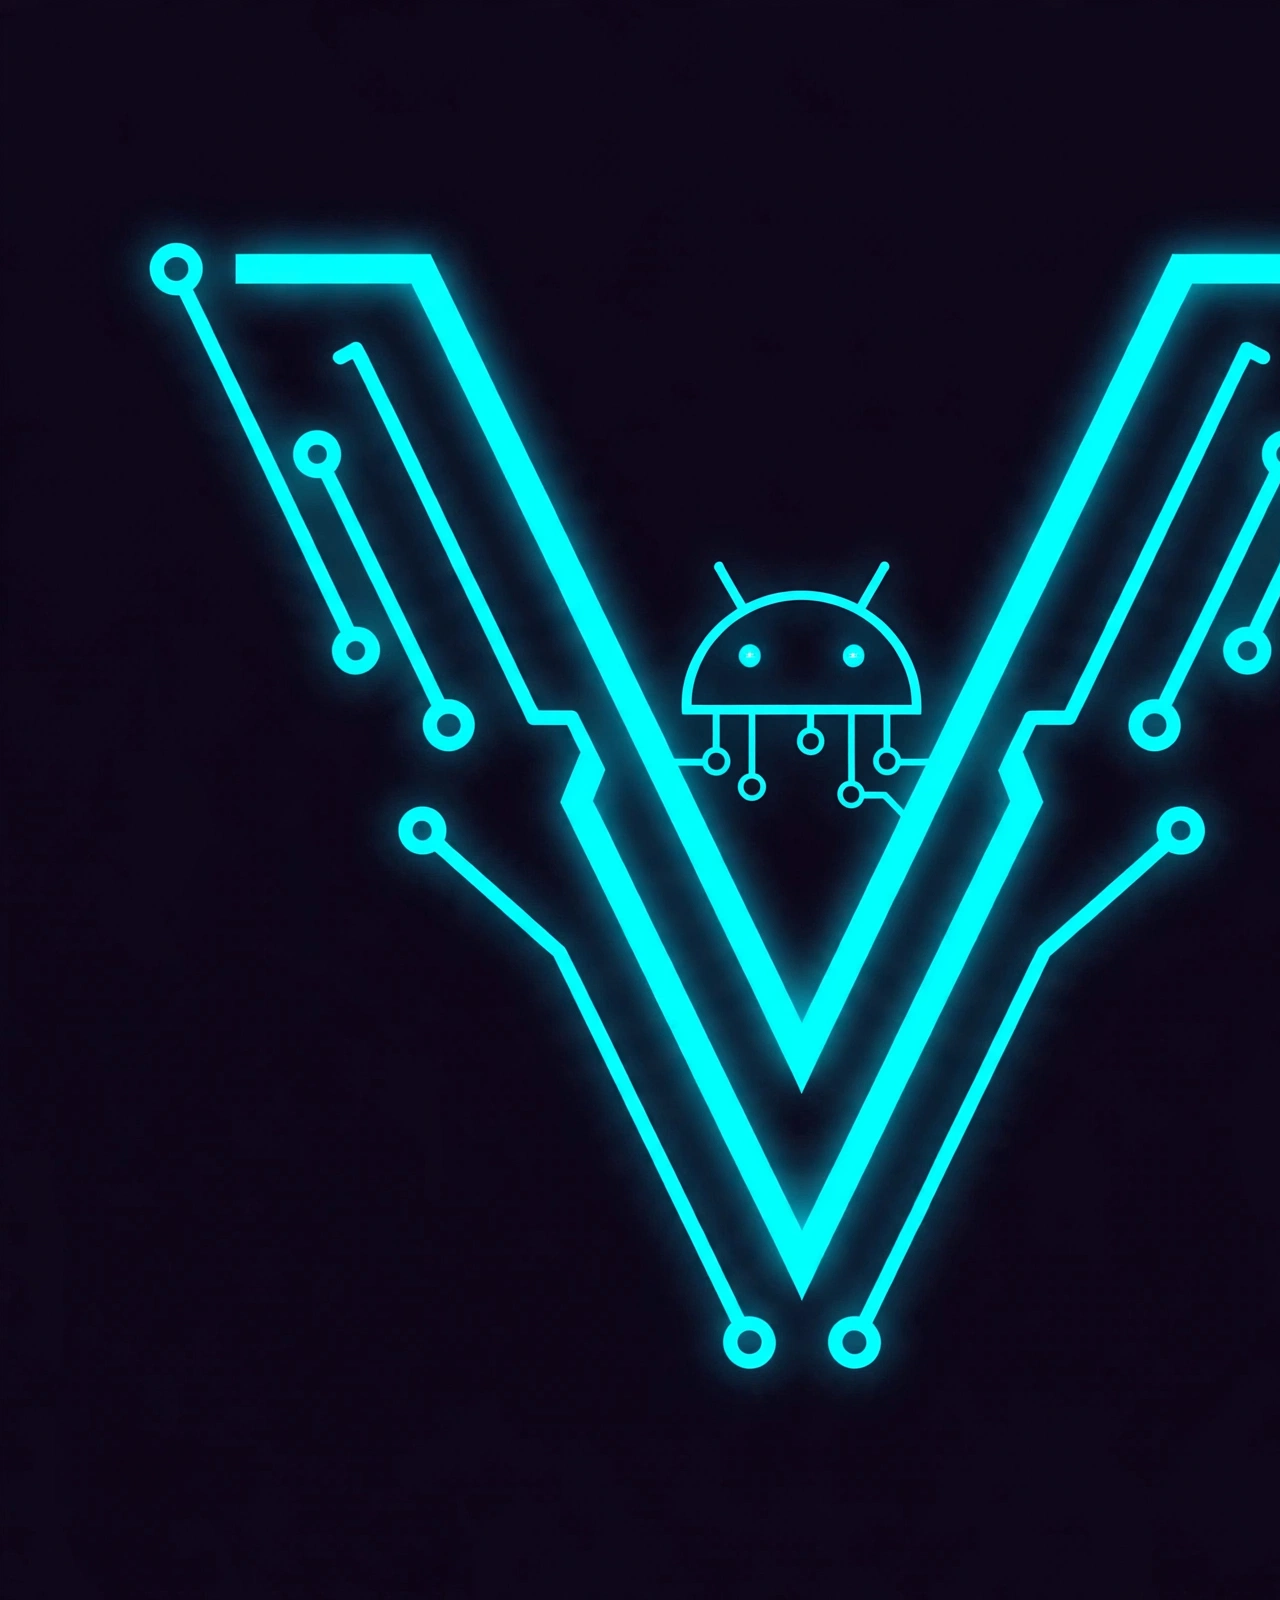
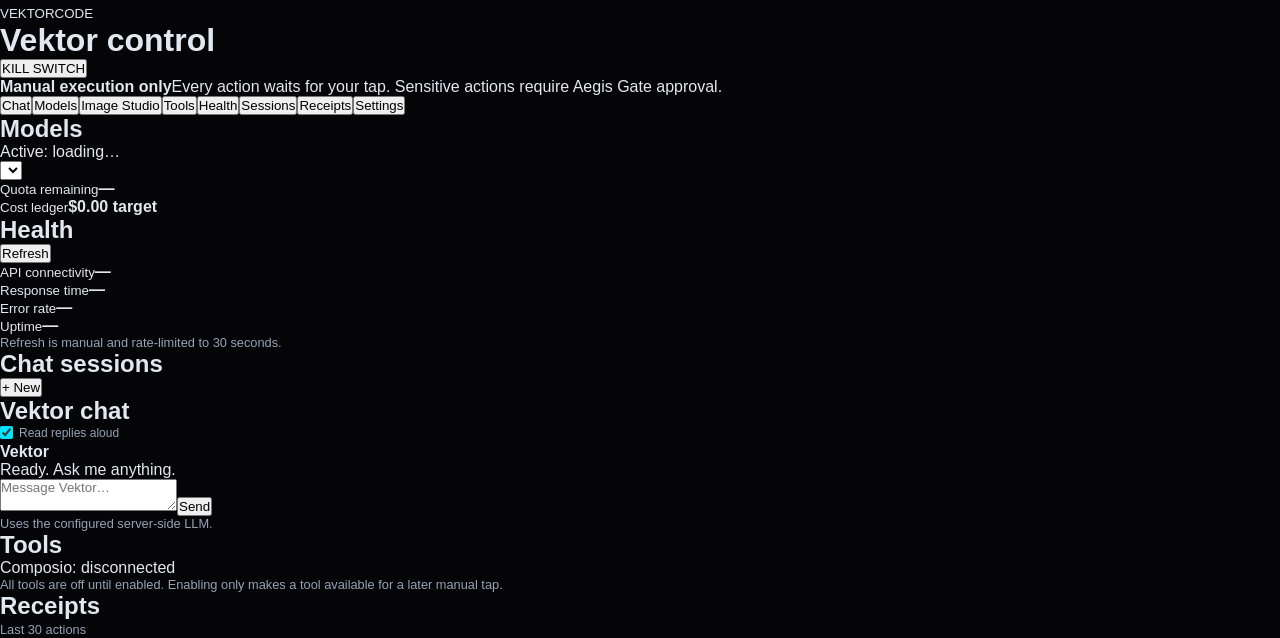
<file: dashboard/static/index.html>
<!doctype html><html lang="en"><head><meta charset="utf-8"><meta name="viewport" content="width=device-width,initial-scale=1"><title>VektorCode Control</title><link rel="stylesheet" href="/static/style.css"></head><body>
<header><img src="/static/vektor-logo.webp" alt="Vektor" class="vektor-logo"><div><small>VEKTORCODE</small><h1>Vektor control</h1></div><button id="kill" class="danger">KILL SWITCH</button></header>
<main><div class="banner"><b>Manual execution only</b><span>Every action waits for your tap. Sensitive actions require Aegis Gate approval.</span></div><nav id="tabs" class="tabs"><button data-target="chat-section">Chat</button><button data-target="models-page">Models</button><button data-target="studio-page">Image Studio</button><button data-target="tools-page">Tools</button><button data-target="health-page">Health</button><button data-target="sessions-page">Sessions</button><button data-target="receipts-page">Receipts</button><button data-target="settings-page">Settings</button></nav>
<section><div class="section-head"><h2>Models</h2><span id="active">Active: loading…</span></div><select id="model"></select><div class="metrics"><div><small>Quota remaining</small><b id="quota">—</b></div><div><small>Cost ledger</small><b>$0.00 target</b></div></div></section>
<section><div class="section-head"><h2>Health</h2><button id="refresh">Refresh</button></div><div class="metrics"><div><small>API connectivity</small><b id="api">—</b></div><div><small>Response time</small><b id="latency">—</b></div><div><small>Error rate</small><b id="errors">—</b></div><div><small>Uptime</small><b id="uptime">—</b></div></div><p class="muted">Refresh is manual and rate-limited to 30 seconds.</p></section>
<section><div class="section-head"><h2>Chat sessions</h2><button id="new-session">+ New</button></div><div id="sessions" class="stack"></div></section><section id="chat-section" class="chat-section"><div class="section-head"><h2>Vektor chat</h2><label class="voice-toggle"><input id="speak" type="checkbox" checked> Read replies aloud</label></div><div id="chat-log" class="chat-log"><div class="chat-message assistant"><b>Vektor</b><p>Ready. Ask me anything.</p></div></div><form id="chat-form" class="chat-form"><textarea id="chat-input" rows="2" placeholder="Message Vektor…" aria-label="Message Vektor"></textarea><button id="send" type="submit">Send</button></form><p id="chat-status" class="muted">Uses the configured server-side LLM.</p></section>
<section><div class="section-head"><h2>Tools</h2><span id="composio">Composio: disconnected</span></div><p class="muted tool-note">All tools are off until enabled. Enabling only makes a tool available for a later manual tap.</p><div id="tools" class="grid"></div></section>
<section><div class="section-head"><h2>Receipts</h2><span class="muted">Last 30 actions</span></div><div id="receipts" class="receipts"></div></section></main><dialog id="login"><form method="dialog"><h2>Unlock tools</h2><p class="muted">Enter the session password configured outside the app.</p><input id="password" type="password" autocomplete="current-password" placeholder="Session password"><div class="dialog-actions"><button value="cancel">Cancel</button><button id="login-submit" value="default">Unlock</button></div></form></dialog><div id="toast" role="status"></div><script src="/static/app.js"></script></body></html>
</file>
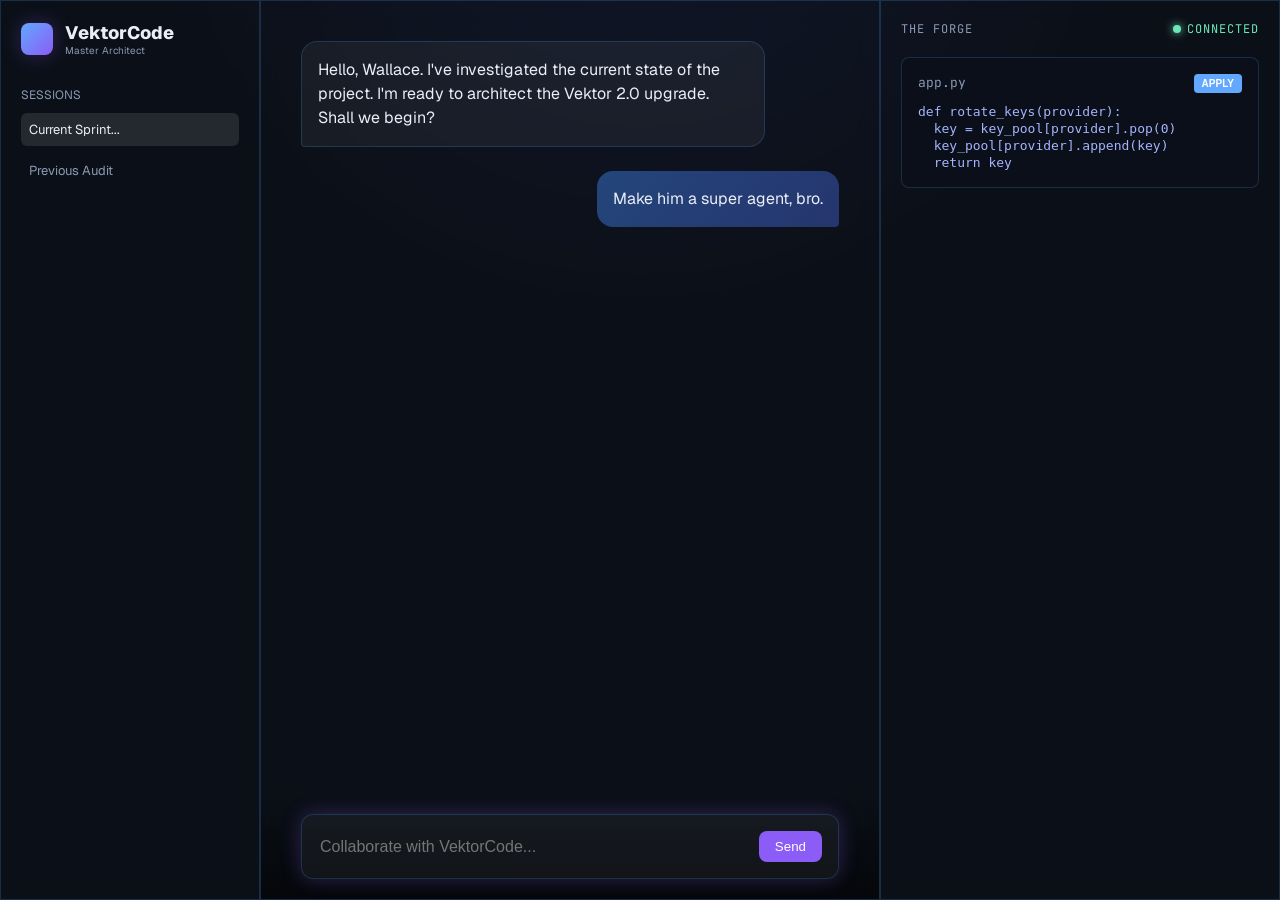
<file: v2_proposal.html>
<!DOCTYPE html>
<html lang="en">
<head>
  <meta charset="UTF-8">
  <meta name="viewport" content="width=device-width, initial-scale=1.0">
  <title>VektorCode 2.0 - Super Agent</title>
  <link href="https://fonts.googleapis.com/css2?family=Geist:wght@100..900&family=JetBrains+Mono:wght@100..800&display=swap" rel="stylesheet">
  <style>
    :root {
      --bg: #05070a;
      --panel: rgba(15, 20, 30, 0.7);
      --border: rgba(82, 168, 255, 0.2);
      --accent-blue: #62a8ff;
      --accent-purple: #8b5cf6;
      --text: #e9eef8;
      --muted: #8b9ab3;
      --neon-glow: 0 0 20px rgba(139, 92, 246, 0.3);
    }

    body {
      margin: 0;
      background: var(--bg);
      color: var(--text);
      font-family: 'Geist', system-ui, sans-serif;
      height: 100vh;
      display: grid;
      grid-template-columns: 260px 1fr 400px;
      overflow: hidden;
      background-image: radial-gradient(circle at 50% -20%, #1b2250 0%, transparent 40%);
    }

    /* Glassmorphism Panel */
    .panel {
      background: var(--panel);
      backdrop-filter: blur(12px);
      border: 1px solid var(--border);
      display: flex;
      flex-direction: column;
    }

    /* Left Sidebar: The Mind */
    .sidebar {
      border-right: 1px solid var(--border);
      padding: 20px;
    }

    .logo-area {
      display: flex;
      align-items: center;
      gap: 12px;
      margin-bottom: 30px;
    }

    .logo-icon {
      width: 32px;
      height: 32px;
      background: linear-gradient(135deg, var(--accent-blue), var(--accent-purple));
      border-radius: 8px;
      box-shadow: var(--neon-glow);
    }

    /* Center: The Collaboration Zone */
    .chat-zone {
      display: flex;
      flex-direction: column;
      position: relative;
    }

    .chat-log {
      flex: 1;
      overflow-y: auto;
      padding: 40px;
      display: flex;
      flex-direction: column;
      gap: 24px;
    }

    .message {
      max-width: 80%;
      padding: 16px;
      border-radius: 16px;
      line-height: 1.5;
    }

    .message.agent {
      background: rgba(255, 255, 255, 0.05);
      border-bottom-left-radius: 4px;
      border: 1px solid var(--border);
    }

    .message.user {
      background: linear-gradient(135deg, #23467b, #26356e);
      align-self: flex-end;
      border-bottom-right-radius: 4px;
    }

    .input-area {
      padding: 20px 40px;
      background: linear-gradient(to top, var(--bg), transparent);
    }

    .input-box {
      background: rgba(255, 255, 255, 0.05);
      border: 1px solid var(--border);
      border-radius: 12px;
      padding: 16px;
      display: flex;
      gap: 12px;
      box-shadow: var(--neon-glow);
    }

    input {
      background: transparent;
      border: none;
      color: white;
      flex: 1;
      outline: none;
      font-size: 16px;
    }

    /* Right: The Forge */
    .forge {
      border-left: 1px solid var(--border);
      padding: 20px;
      font-family: 'JetBrains Mono', monospace;
    }

    .code-block {
      background: #0a0f1a;
      border-radius: 8px;
      padding: 16px;
      border: 1px solid var(--border);
      font-size: 13px;
      color: #a5b4fc;
      position: relative;
      margin-top: 10px;
    }

    .forge-header {
      font-size: 12px;
      text-transform: uppercase;
      letter-spacing: 1px;
      color: var(--muted);
      margin-bottom: 10px;
      display: flex;
      justify-content: space-between;
    }

    .apply-btn {
      background: var(--accent-blue);
      color: white;
      border: none;
      border-radius: 4px;
      padding: 4px 8px;
      cursor: pointer;
      font-size: 10px;
      font-weight: bold;
    }

    /* Health Pulse */
    .pulse {
      width: 8px;
      height: 8px;
      background: #6ee7b7;
      border-radius: 50%;
      display: inline-block;
      margin-right: 6px;
      box-shadow: 0 0 8px #6ee7b7;
      animation: blink 2s infinite;
    }

    @keyframes blink {
      0%, 100% { opacity: 1; }
      50% { opacity: 0.4; }
    }
  </style>
</head>
<body>
  <div class="panel sidebar">
    <div class="logo-area">
      <div class="logo-icon"></div>
      <div>
        <div style="font-weight: 800; font-size: 18px;">VektorCode</div>
        <div style="font-size: 10px; color: var(--muted);">Master Architect</div>
      </div>
    </div>
    <div style="color: var(--muted); font-size: 12px; margin-bottom: 10px;">SESSIONS</div>
    <div style="display: flex; flex-direction: column; gap: 8px;">
      <div style="padding: 8px; background: rgba(255,255,255,0.1); border-radius: 6px; font-size: 13px;">Current Sprint...</div>
      <div style="padding: 8px; font-size: 13px; color: var(--muted);">Previous Audit</div>
    </div>
  </div>

  <div class="panel chat-zone">
    <div class="chat-log">
      <div class="message agent">
        Hello, Wallace. I've investigated the current state of the project. I'm ready to architect the Vektor 2.0 upgrade. Shall we begin?
      </div>
      <div class="message user">
        Make him a super agent, bro.
      </div>
    </div>
    <div class="input-area">
      <div class="input-box">
        <input type="text" placeholder="Collaborate with VektorCode...">
        <button style="background: var(--accent-purple); border: none; color: white; padding: 8px 16px; border-radius: 8px; cursor: pointer;">Send</button>
      </div>
    </div>
  </div>

  <div class="panel forge">
    <div class="forge-header">
      <span>THE FORGE</span>
      <span style="color: #6ee7b7;"><span class="pulse"></span>Connected</span>
    </div>
    <div class="code-block">
      <div style="display: flex; justify-content: space-between; margin-bottom: 10px;">
        <span style="color: var(--muted);">app.py</span>
        <button class="apply-btn">APPLY</button>
      </div>
      <code>
def rotate_keys(provider):<br>
&nbsp;&nbsp;key = key_pool[provider].pop(0)<br>
&nbsp;&nbsp;key_pool[provider].append(key)<br>
&nbsp;&nbsp;return key
      </code>
    </div>
  </div>
</body>
</html>
</file>
<file: static/style.css>
:root {
    --bg-deep: #050507;
    --bg-panel: rgba(15, 15, 25, 0.7);
    --accent-primary: #00e5ff;
    --accent-secondary: #0ea5e9;
    --text-main: #e2e8f0;
    --text-dim: #94a3b8;
    --neon-glow: 0 0 15px rgba(0, 229, 255, 0.4);
    --glass-border: 1px solid rgba(0, 229, 255, 0.2);
    --forge-bg: #0a0a0f;
}

* { box-sizing: border-box; margin: 0; padding: 0; font-family: 'Inter', 'Segoe UI', sans-serif; }

body {
    background-color: var(--bg-deep);
    color: var(--text-main);
    height: 100vh;
    height: 100dvh; /* mobile browsers: exclude URL-bar chrome so 100% heights stay on-screen */
    overflow: hidden;
}

.nexus-container {
    display: grid;
    grid-template-columns: 260px 1fr 400px;
    height: 100vh;
    gap: 0;
}

/* PANEL STYLES */
.mind-panel, .forge-panel {
    background: var(--bg-panel);
    backdrop-filter: blur(20px);
    border-right: var(--glass-border);
    display: flex;
    flex-direction: column;
    padding: 20px;
}

.forge-panel {
    border-right: none;
    border-left: var(--glass-border);
}

.panel-header {
    display: flex;
    align-items: center;
    gap: 12px;
    margin-bottom: 30px;
}

.logo { width: 32px; height: 32px; border-radius: 8px; }
.brand { font-weight: 800; letter-spacing: -0.5px; font-size: 1.1rem; color: var(--text-main); }
.brand small { color: var(--accent-primary); font-size: 0.7rem; margin-left: 4px; }

.section-label {
    font-size: 0.65rem;
    text-transform: uppercase;
    color: var(--text-dim);
    letter-spacing: 1px;
    margin: 20px 0 10px 0;
}

/* MIND COMPONENTS */
.session-list {
    flex-grow: 1;
    overflow-y: auto;
}

.session-item {
    padding: 10px;
    border-radius: 6px;
    cursor: pointer;
    font-size: 0.85rem;
    transition: all 0.2s;
    color: var(--text-dim);
    margin-bottom: 4px;
    white-space: nowrap;
    overflow: hidden;
    text-overflow: ellipsis;
}

.session-item:hover, .session-item.active {
    background: rgba(0, 229, 255, 0.1);
    color: var(--text-main);
    box-shadow: var(--neon-glow);
}

.model-selector select {
    width: 100%;
    background: var(--bg-deep);
    color: var(--text-main);
    border: var(--glass-border);
    padding: 8px;
    border-radius: 6px;
    outline: none;
}
.model-selector select + select { margin-top: 8px; }

.agent-vitals {
    margin-top: auto;
    padding-top: 20px;
    border-top: var(--glass-border);
    font-size: 0.75rem;
}

.vital {
    display: flex;
    align-items: center;
    gap: 8px;
    margin-bottom: 6px;
    color: var(--text-dim);
}

.dot { width: 6px; height: 6px; background: #444; border-radius: 50%; }
.dot.online { background: #22c55e; box-shadow: 0 0 8px #22c55e; }

/* COLLAB ZONE */
.collab-zone {
    display: flex;
    flex-direction: column;
    background: radial-gradient(circle at center, #0f0f1a 0%, #050507 100%);
}

.collab-header {
    padding: 15px 25px;
    display: flex;
    justify-content: space-between;
    align-items: center;
    border-bottom: var(--glass-border);
}

.chat-info { display: flex; flex-direction: column; }
.agent-name { font-weight: 700; font-size: 1rem; }
.agent-status { font-size: 0.7rem; color: var(--accent-primary); }

.btn-icon {
    background: transparent;
    border: none;
    color: var(--text-dim);
    cursor: pointer;
    font-size: 1rem;
    margin-left: 15px;
    transition: color 0.2s;
}

.btn-icon:hover { color: var(--text-main); }

.chat-flow {
    flex-grow: 1;
    overflow-y: auto;
    padding: 30px;
    display: flex;
    flex-direction: column;
    gap: 20px;
}

.message {
    max-width: 85%;
    padding: 15px 20px;
    border-radius: 12px;
    line-height: 1.6;
    font-size: 0.95rem;
}

.message.user {
    align-self: flex-end;
    background: var(--accent-primary);
    color: white;
    border-bottom-right-radius: 2px;
}

.message.agent {
    align-self: flex-start;
    background: var(--bg-panel);
    border: var(--glass-border);
    border-bottom-left-radius: 2px;
}

/* Links inside chat messages (linkify, Option B web access, 2026-11-07) */
.message a { color: var(--accent-primary); word-break: break-all; }
.message.user a { color: #ffffff; text-decoration: underline; }

/* INPUT AREA */
.input-area {
    padding: 20px 40px 30px;
}

.input-wrapper {
    display: flex;
    align-items: center;
    background: var(--bg-panel);
    border: var(--glass-border);
    border-radius: 12px;
    padding: 10px 15px;
    box-shadow: var(--neon-glow);
    transition: border 0.3s;
}

.input-wrapper:focus-within { border-color: var(--accent-primary); }

#user-input {
    flex-grow: 1;
    background: transparent;
    border: none;
    color: var(--text-main);
    resize: none;
    padding: 10px;
    outline: none;
    font-size: 0.95rem;
    max-height: 150px;
}

.btn-tool {
    background: transparent;
    border: none;
    color: var(--text-dim);
    cursor: pointer;
    font-size: 1.1rem;
    padding: 5px;
}

.btn-send {
    background: var(--accent-primary);
    border: none;
    color: white;
    width: 40px;
    height: 40px;
    border-radius: 8px;
    cursor: pointer;
    transition: transform 0.2s;
}

.btn-send:hover { transform: scale(1.05); }

.input-footer {
    text-align: center;
    font-size: 0.6rem;
    color: var(--text-dim);
    margin-top: 10px;
}

/* FORGE PANEL */
.forge-content {
    display: flex;
    flex-direction: column;
    height: calc(100% - 60px);
}

.forge-meta {
    font-size: 0.7rem;
    color: var(--text-dim);
    margin-bottom: 10px;
    padding: 5px;
    background: rgba(0,0,0,0.3);
    border-radius: 4px;
}

.forge-code {
    flex-grow: 1;
    background: var(--forge-bg);
    border: var(--glass-border);
    border-radius: 8px;
    padding: 15px;
    overflow: auto;
    font-family: 'Fira Code', 'Courier New', monospace;
    font-size: 0.85rem;
    color: #9cdcfe;
}

.forge-actions {
    display: flex;
    gap: 10px;
    margin-top: 20px;
}

.btn-forge {
    flex: 1;
    padding: 10px;
    background: var(--bg-panel);
    border: var(--glass-border);
    color: var(--text-main);
    border-radius: 6px;
    cursor: pointer;
    font-size: 0.8rem;
    transition: all 0.2s;
}

.btn-forge:hover { background: rgba(0, 229, 255, 0.2); }
.btn-apply { background: var(--accent-primary); color: white; border: none; }

/* PALETTE */
.palette-overlay {
    position: fixed;
    inset: 0;
    background: rgba(0,0,0,0.8);
    backdrop-filter: blur(5px);
    z-index: 1000;
    display: flex;
    justify-content: center;
    align-items: flex-start;
    padding-top: 100px;
}

.palette-window {
    width: 500px;
    background: var(--bg-panel);
    border: var(--glass-border);
    border-radius: 12px;
    box-shadow: var(--neon-glow);
    overflow: hidden;
}

#palette-search {
    width: 100%;
    padding: 15px;
    background: var(--bg-deep);
    border: none;
    border-bottom: var(--glass-border);
    color: white;
    outline: none;
    font-size: 1rem;
}

.palette-results {
    max-height: 400px;
    overflow-y: auto;
}

.palette-item {
    padding: 12px 15px;
    cursor: pointer;
    border-bottom: 1px solid rgba(255,255,255,0.05);
    transition: background 0.2s;
}

.palette-item:hover { background: rgba(0, 229, 255, 0.1); }

/* ============ TRACK C ADDITIONS ============ */
.visually-hidden {
    position: absolute;
    width: 1px; height: 1px;
    padding: 0; margin: -1px;
    overflow: hidden;
    clip: rect(0 0 0 0);
    white-space: nowrap;
    border: 0;
}

:focus-visible {
    outline: 2px solid var(--accent-primary);
    outline-offset: 2px;
}

.muted { color: var(--text-dim); font-size: 0.8rem; }

.btn-mini {
    padding: 6px 10px;
    background: rgba(0, 229, 255, 0.12);
    border: var(--glass-border);
    color: var(--text-main);
    border-radius: 6px;
    cursor: pointer;
    font-size: 0.75rem;
    margin-bottom: 8px;
}
.btn-mini:hover { background: rgba(0, 229, 255, 0.25); }

.btn-danger {
    padding: 10px 14px;
    background: #7f1d1d;
    border: 1px solid #ef4444;
    color: #fff;
    border-radius: 6px;
    cursor: pointer;
    font-size: 0.85rem;
}
.btn-danger:hover:not(:disabled) { background: #991b1b; }
.btn-danger:disabled { opacity: 0.45; cursor: not-allowed; }

.panel-note {
    font-size: 0.68rem;
    color: var(--text-dim);
    margin: 8px 0 4px 0;
    line-height: 1.5;
}

/* Sessions: delete button inside each row */
.session-item { display: flex; align-items: center; gap: 6px; }
.session-title { flex: 1; overflow: hidden; text-overflow: ellipsis; }
.session-del {
    background: transparent;
    border: none;
    color: var(--text-dim);
    cursor: pointer;
    font-size: 1rem;
    line-height: 1;
    padding: 2px 4px;
    border-radius: 4px;
    flex-shrink: 0;
}
.session-del:hover { color: #f87171; background: rgba(248, 113, 113, 0.15); }

/* Skills / tools */
.skill-list {
    display: flex;
    flex-direction: column;
    gap: 6px;
    max-height: 220px;
    overflow-y: auto;
}
.skill-list.flash { box-shadow: var(--neon-glow); border-radius: 8px; }
.skill-row {
    display: flex;
    gap: 8px;
    align-items: flex-start;
    padding: 8px;
    border: var(--glass-border);
    border-radius: 6px;
    cursor: pointer;
    font-size: 0.8rem;
}
.skill-row.enabled { border-color: var(--accent-primary); background: rgba(0, 229, 255, 0.06); }
.skill-row input { margin-top: 2px; accent-color: var(--accent-primary); }
.skill-body { display: flex; flex-direction: column; gap: 2px; min-width: 0; }
.skill-body small { color: var(--text-dim); line-height: 1.4; }
.skill-note { color: var(--accent-secondary) !important; }

/* Activity feed (real receipts) */
.activity-feed {
    display: flex;
    flex-direction: column;
    gap: 6px;
    max-height: 180px;
    overflow-y: auto;
    font-size: 0.75rem;
}
.activity-item {
    padding: 6px 8px;
    border-left: 2px solid rgba(0, 229, 255, 0.35);
    background: rgba(255, 255, 255, 0.02);
    border-radius: 0 4px 4px 0;
    line-height: 1.5;
    word-break: break-word;
}
.activity-time { color: var(--text-dim); display: block; font-size: 0.65rem; }
.activity-action { font-weight: 700; }
.activity-badge {
    color: #fbbf24;
    border: 1px solid rgba(251, 191, 36, 0.5);
    border-radius: 4px;
    padding: 0 4px;
    font-size: 0.65rem;
    margin-left: 4px;
}
.activity-detail { color: var(--text-dim); display: block; }

/* Chat: system + error bubbles, tool results */
.message.system {
    align-self: center;
    background: transparent;
    border: 1px dashed rgba(148, 163, 184, 0.4);
    color: var(--text-dim);
    font-size: 0.8rem;
    max-width: 95%;
    padding: 8px 14px;
}
.message.error {
    align-self: flex-start;
    background: rgba(127, 29, 29, 0.35);
    border: 1px solid rgba(239, 68, 68, 0.6);
    color: #fecaca;
}
.btn-retry {
    display: block;
    margin-top: 10px;
    padding: 6px 12px;
    background: var(--accent-primary);
    border: none;
    color: #fff;
    border-radius: 6px;
    cursor: pointer;
    font-size: 0.8rem;
}
.tool-results {
    align-self: flex-start;
    max-width: 85%;
    border: var(--glass-border);
    border-radius: 8px;
    padding: 10px 12px;
    background: rgba(0, 0, 0, 0.35);
    font-size: 0.8rem;
}
.tool-results-title { color: var(--accent-primary); font-weight: 700; margin-bottom: 6px; }
.tool-result { margin-bottom: 8px; }
.tool-result a { color: var(--accent-primary); word-break: break-all; }
.tool-result pre {
    white-space: pre-wrap;
    word-break: break-word;
    color: var(--text-dim);
    font-size: 0.75rem;
    margin-top: 2px;
}

/* Long-term memory panel (Option B web access, 2026-11-07) */
.memory-list { display: flex; flex-direction: column; gap: 6px; margin-bottom: 8px; }
.memory-item { font-size: 0.78rem; color: var(--text-dim); word-break: break-word; }
.memory-kind { color: var(--accent-primary); font-weight: 700; }
.memory-key { font-weight: 700; color: var(--text-primary); }
.memory-del { background: none; border: none; color: var(--text-dim); cursor: pointer; font-size: 1rem; line-height: 1; float: right; }
.memory-form { display: flex; flex-direction: column; gap: 6px; }
.memory-form select, .memory-form input {
    background: rgba(0, 0, 0, 0.35);
    border: var(--glass-border);
    border-radius: 6px;
    color: var(--text-primary);
    padding: 6px 8px;
    font-size: 0.8rem;
    width: 100%;
    box-sizing: border-box;
}

/* Voice toggle */
.voice-toggle {
    display: inline-flex;
    align-items: center;
    gap: 6px;
    font-size: 0.75rem;
    color: var(--text-dim);
    cursor: pointer;
    white-space: nowrap;
}
.voice-toggle input { accent-color: var(--accent-primary); }

/* Modal (settings) */
.modal-overlay {
    position: fixed;
    inset: 0;
    background: rgba(0, 0, 0, 0.8);
    backdrop-filter: blur(5px);
    z-index: 1000;
    display: flex;
    justify-content: center;
    align-items: flex-start;
    padding: 60px 15px 20px;
    overflow-y: auto;
}
.modal-window {
    width: 560px;
    max-width: 94vw;
    background: #0b0b14;
    border: var(--glass-border);
    border-radius: 12px;
    box-shadow: var(--neon-glow);
}
.modal-header {
    display: flex;
    justify-content: space-between;
    align-items: center;
    padding: 16px 20px;
    border-bottom: var(--glass-border);
}
.modal-header h2 { font-size: 1.1rem; }
.modal-body { padding: 10px 20px 20px; }
.settings-section { padding: 14px 0; border-bottom: 1px solid rgba(255, 255, 255, 0.06); }
.settings-section:last-child { border-bottom: none; }
.settings-section h3 { font-size: 0.9rem; margin-bottom: 8px; color: var(--accent-primary); }
.settings-section p { font-size: 0.85rem; line-height: 1.6; margin-bottom: 8px; }
.settings-section label { font-size: 0.8rem; display: block; margin-bottom: 4px; }
.settings-section input[type="password"] {
    width: 100%;
    background: var(--bg-deep);
    color: var(--text-main);
    border: var(--glass-border);
    border-radius: 6px;
    padding: 9px 10px;
    margin-bottom: 8px;
    font-size: 0.9rem;
}
.error-text { color: #f87171; font-size: 0.8rem; margin-left: 8px; }

/* Health table */
.health-table { overflow-x: auto; }
.health-grid {
    width: 100%;
    border-collapse: collapse;
    font-size: 0.78rem;
}
.health-grid th, .health-grid td {
    text-align: left;
    padding: 6px 8px;
    border-bottom: 1px solid rgba(255, 255, 255, 0.06);
    vertical-align: top;
}
.health-grid th { color: var(--text-dim); font-weight: 600; }

/* Palette */
.palette-item.selected { background: rgba(0, 229, 255, 0.18); }
.palette-item small { display: block; color: var(--text-dim); font-size: 0.75rem; margin-top: 2px; }

/* Forge: disabled Apply */
.btn-apply:disabled {
    opacity: 0.45;
    cursor: not-allowed;
    background: var(--bg-panel);
    color: var(--text-dim);
    border: var(--glass-border);
}

/* Slide-over backdrop (mobile): tap outside a panel to close it */
.panel-backdrop {
    position: fixed;
    inset: 0;
    background: rgba(0, 0, 0, 0.5);
    z-index: 850;
}
.panel-close { margin-left: auto; }

/* Mobile model bar: provider + free-model selects reachable without the
   left panel (phones are single-column; the mind panel is a slide-over). */
.mobile-model-bar {
    display: none;
    gap: 8px;
    padding: 10px 15px;
    border-bottom: var(--glass-border);
    background: var(--bg-panel);
}
.mobile-model-bar select {
    flex: 1;
    min-width: 0;
    background: var(--bg-deep);
    color: var(--text-main);
    border: var(--glass-border);
    padding: 9px 8px;
    border-radius: 8px;
    outline: none;
    font-size: 0.85rem;
}

/* Mic button: red pulse while listening */
#mic-btn.listening {
    color: #ef4444;
    animation: mic-pulse 1s ease-in-out infinite;
}
#mic-btn:disabled {
    opacity: 0.4;
    cursor: not-allowed;
}
@keyframes mic-pulse {
    0%, 100% { transform: scale(1); }
    50% { transform: scale(1.25); }
}

/* Settings: URL / select inputs share the password-input look */
.settings-section input[type="url"],
.settings-section select {
    width: 100%;
    background: var(--bg-deep);
    color: var(--text-main);
    border: var(--glass-border);
    border-radius: 6px;
    padding: 9px 10px;
    margin-bottom: 8px;
    font-size: 0.9rem;
}

/* Toast */
.toast {
    display: none;
    position: fixed;
    bottom: 24px;
    left: 50%;
    transform: translateX(-50%);
    background: #0b0b14;
    border: var(--glass-border);
    color: var(--text-main);
    padding: 10px 16px;
    border-radius: 8px;
    box-shadow: var(--neon-glow);
    z-index: 2000;
    font-size: 0.85rem;
    max-width: 90vw;
}

/* ============ MOBILE RESPONSIVE ============ */
/* Root cause of the phone keyboard bug: the container stayed a grid with
   grid-template-rows: 1fr while .collab-zone had min-height: 100vh. The
   mobile-bar + a 100vh-tall chat zone stacked to ~200vh, pushing the
   composer below the fold — and body{overflow:hidden} made it unreachable.
   Fix: flex column that exactly fills the viewport; chat scrolls internally. */
@media (max-width: 900px) {
    .nexus-container {
        display: flex;
        flex-direction: column;
        height: 100vh;
        height: 100dvh;
    }
    .mobile-bar {
        flex: 0 0 auto;
    }
    .collab-zone {
        flex: 1 1 auto;
        min-height: 0;
        min-width: 0;
    }
    .chat-flow { padding: 15px; min-height: 0; }
    .input-area {
        flex: 0 0 auto;
        padding: 12px 15px calc(20px + env(safe-area-inset-bottom, 0px));
    }
    /* 16px stops iOS/Android auto-zoom on focus, which shoves the composer off-screen */
    #user-input { font-size: 16px; }
    .message { max-width: 95%; font-size: 0.9rem; padding: 12px 15px; }
    .palette-window { width: 92%; }
    .mind-panel, .forge-panel {
        position: fixed;
        top: 0;
        bottom: 0;
        width: 85%;
        max-width: 320px;
        z-index: 900;
        transition: transform 0.3s ease;
        box-shadow: 0 0 40px rgba(0,0,0,0.6);
    }
    .mind-panel {
        left: 0;
        transform: translateX(-105%);
        border-right: var(--glass-border);
    }
    .mind-panel.open { transform: translateX(0); }
    .forge-panel {
        right: 0;
        transform: translateX(105%);
        border-left: var(--glass-border);
    }
    .forge-panel.open { transform: translateX(0); }
    .mobile-bar {
        display: flex !important;
        gap: 10px;
        padding: 10px 15px;
        border-bottom: var(--glass-border);
        background: var(--bg-panel);
    }
    .mobile-model-bar {
        display: flex !important;
        flex: 0 0 auto;
    }
    .mobile-bar button {
        flex: 1;
        padding: 10px;
        background: rgba(168,85,247,0.15);
        border: var(--glass-border);
        color: var(--text-main);
        border-radius: 8px;
        font-size: 0.85rem;
        cursor: pointer;
    }
}
@media (min-width: 901px) {
    .mobile-bar { display: none !important; }
}
</file>
